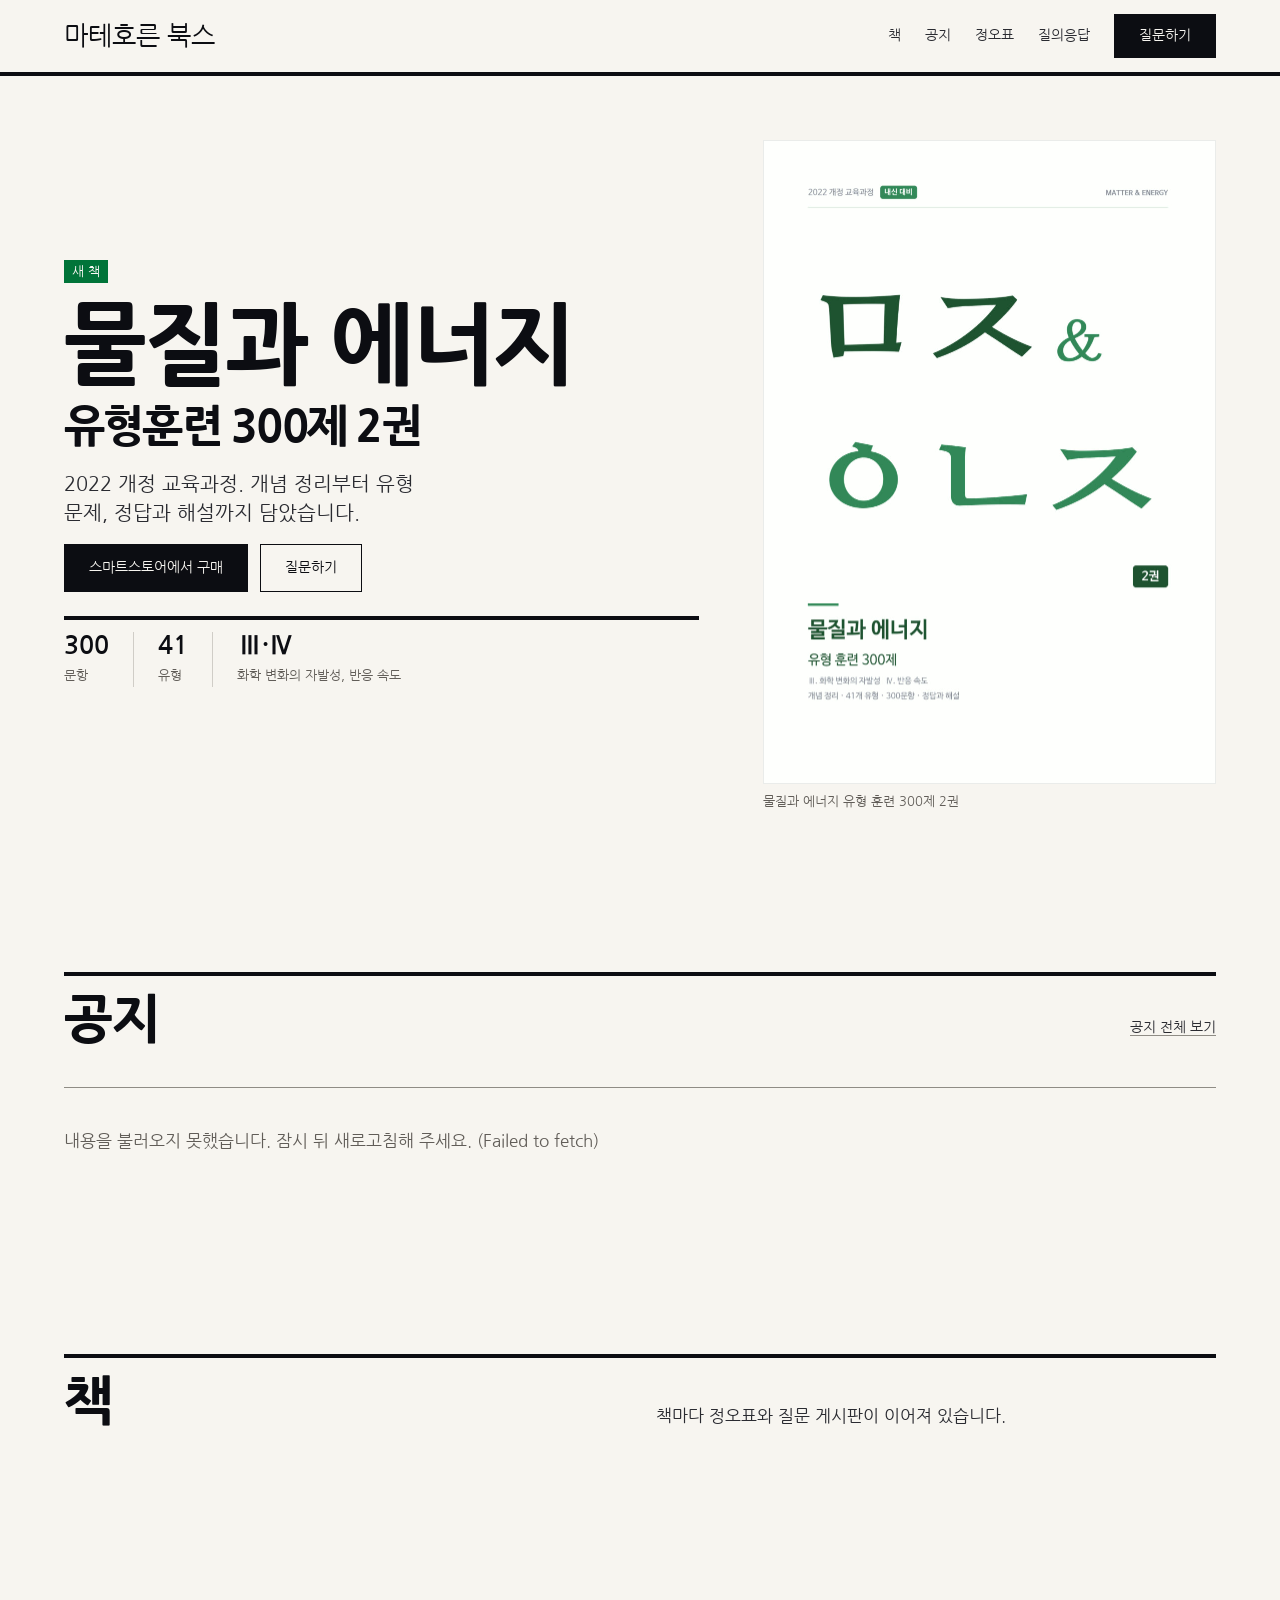
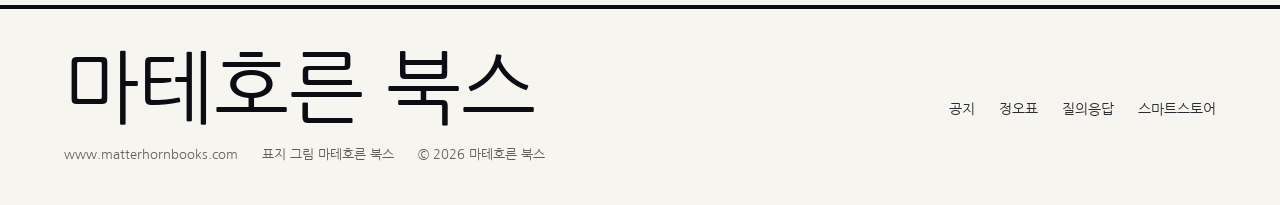
<file: index.html>
<!doctype html>
<html lang="ko">
<head>
<meta charset="utf-8">
<meta name="viewport" content="width=device-width, initial-scale=1, viewport-fit=cover">
<title>마테호른 북스</title>
<meta name="description" content="중고등학생 과학 참고서 출판사 마테호른 북스. 새 책 소식, 정오표, 질의응답.">
<meta name="theme-color" content="#f6f4ef">
<link rel="manifest" href="manifest.webmanifest">
<link rel="icon" href="assets/icons/icon-192.png" type="image/png">
<link rel="apple-touch-icon" href="assets/icons/apple-touch-icon.png">
<meta property="og:title" content="마테호른 북스">
<meta property="og:description" content="새 책 소식, 정오표, 질의응답">
<meta property="og:image" content="https://www.matterhornbooks.com/assets/img/cover-me2.jpg">
<link rel="preconnect" href="https://fonts.googleapis.com">
<link rel="preconnect" href="https://fonts.gstatic.com" crossorigin>
<link href="https://fonts.googleapis.com/css2?family=Nanum+Gothic:wght@400;700;800&display=swap" rel="stylesheet">
<link rel="stylesheet" href="assets/site.css">
</head>
<body data-page="home">
<a class="skip" href="#main">본문으로 건너뛰기</a>
<header class="site-head">
  <div class="container">
    <a class="wordmark" href="index.html">마테호른 북스</a>
    <nav class="nav-links" aria-label="주 메뉴">
      <a href="index.html#books" data-nav="books">책</a>
      <a href="notice.html" data-nav="notice">공지</a>
      <a href="errata.html" data-nav="errata">정오표</a>
      <a href="qna.html" data-nav="qna">질의응답</a>
      <a class="btn btn--primary" href="qna.html#ask">질문하기</a>
    </nav>
    <a class="head-action btn btn--secondary btn--small" href="qna.html#ask">질문하기</a>
  </div>
</header>

<main id="main">
  <section class="hero" aria-labelledby="hero-title">
    <div class="container">
      <div class="hero-copy">
        <span><span class="tag">새 책</span></span>
        <h1 id="hero-title">물질과 에너지 <span class="h1-sub">유형훈련 300제 2권</span></h1>
        <p class="lead">2022 개정 교육과정. 개념 정리부터 유형 문제, 정답과 해설까지 담았습니다.</p>
        <div class="actions">
          <a class="btn btn--primary" href="https://smartstore.naver.com/matterhornbooks" rel="noopener" target="_blank">스마트스토어에서 구매</a>
          <a class="btn btn--secondary" href="qna.html?book=me2#ask">질문하기</a>
        </div>
        <div class="hero-facts">
          <div><b>300</b><small>문항</small></div>
          <div><b>41</b><small>유형</small></div>
          <div><b>Ⅲ·Ⅳ</b><small>화학 변화의 자발성, 반응 속도</small></div>
        </div>
      </div>
      <figure class="cover">
        <div data-slot="cover" data-alt="물질과 에너지 유형 훈련 300제 2권 표지">
          <img src="assets/img/cover-me2.jpg" alt="물질과 에너지 유형 훈련 300제 2권 앞표지. 초성 ㅁㅈ&amp;ㅇㄴㅈ이 크게 쓰여 있다." width="906" height="1288">
        </div>
        <figcaption>물질과 에너지 유형 훈련 300제 2권</figcaption>
      </figure>
    </div>
  </section>

  <section class="section" aria-labelledby="notice-title">
    <div class="container">
      <div class="opens">
        <h2 id="notice-title">공지</h2>
        <a class="more" href="notice.html">공지 전체 보기</a>
      </div>
      <ul class="rows" id="home-notices"><li class="empty">불러오는 중</li></ul>
      <noscript><p class="empty">공지를 보려면 자바스크립트를 켜 주세요.</p></noscript>
    </div>
  </section>

  <section class="section" id="books" aria-labelledby="books-title">
    <div class="container">
      <div class="opens">
        <h2 id="books-title">책</h2>
        <p>책마다 정오표와 질문 게시판이 이어져 있습니다.</p>
      </div>
      <ul class="books" id="home-books"></ul>
    </div>
  </section>

</main>

<footer class="site-foot">
  <div class="container">
    <div class="mast">마테호른 북스</div>
    <nav aria-label="바닥 메뉴">
      <a href="notice.html">공지</a>
      <a href="errata.html">정오표</a>
      <a href="qna.html">질의응답</a>
      <a href="https://smartstore.naver.com/matterhornbooks" rel="noopener" target="_blank">스마트스토어</a>
    </nav>
    <p><span>www.matterhornbooks.com</span><span>표지 그림 마테호른 북스</span><span>© 2026 마테호른 북스</span></p>
  </div>
</footer>

<nav class="tabbar" aria-label="아래 메뉴">
  <ul>
    <li><a href="index.html" data-nav="home"><svg viewBox="0 0 24 24" aria-hidden="true"><path d="M3 11 12 3l9 8M5 9.5V21h5v-6h4v6h5V9.5"/></svg><span>홈</span></a></li>
    <li><a href="notice.html" data-nav="notice"><svg viewBox="0 0 24 24" aria-hidden="true"><path d="M4 9h3l9-5v16l-9-5H4zM7 15l1.5 5H11l-1.3-5"/></svg><span>공지</span></a></li>
    <li><a href="errata.html" data-nav="errata"><svg viewBox="0 0 24 24" aria-hidden="true"><path d="M6 3h9l4 4v14H6zM9 12h7M9 16h7M9 8h3"/></svg><span>정오표</span></a></li>
    <li><a href="qna.html" data-nav="qna"><svg viewBox="0 0 24 24" aria-hidden="true"><path d="M4 4h16v12H10l-5 4v-4H4zM9.5 8.5a2.5 2.5 0 1 1 3 2.4V12M12 14.2v.3"/></svg><span>질문</span></a></li>
  </ul>
</nav>

<script src="assets/config.js"></script>
<script src="assets/sample-data.js"></script>
<script src="assets/app.js"></script>
<script>window.hallmarkSlots = (m) => { for (const [k, v] of Object.entries(m)) { const s = document.querySelector(`[data-slot="${k}"]`); if (!s) continue; const im = new Image(); im.src = typeof v === 'string' ? v : v.src; im.alt = (typeof v === 'object' && v.alt) || s.dataset.alt || ''; s.querySelectorAll(':scope > img').forEach((o) => o.remove()); s.prepend(im); } };
document.querySelectorAll('[data-slot] img').forEach((i) => { if (i.complete && !i.naturalWidth) i.remove(); else i.addEventListener('error', () => i.remove(), { once: true }); });</script>
</body>
</html>
</file>
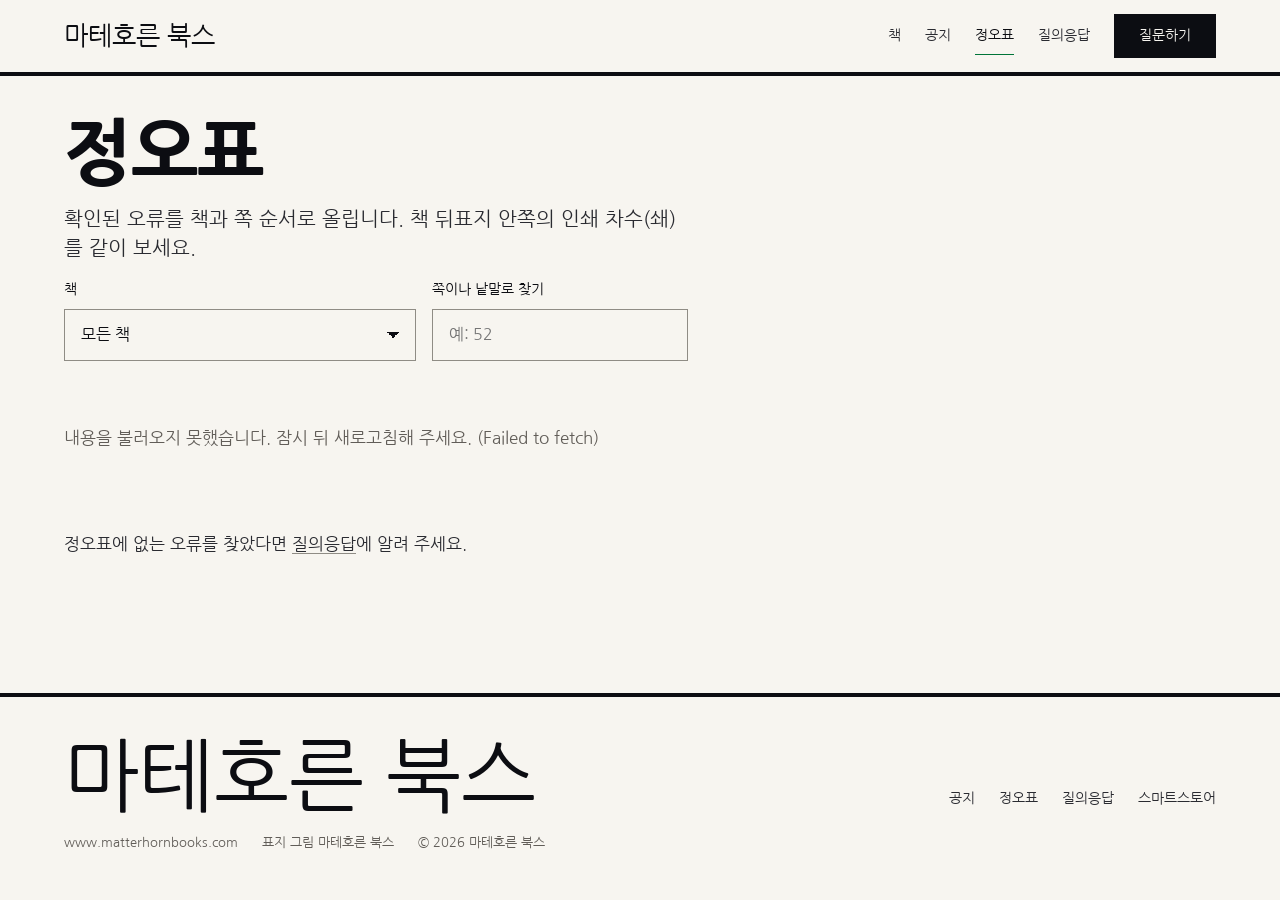
<file: errata.html>
<!doctype html>
<html lang="ko">
<head>
<meta charset="utf-8">
<meta name="viewport" content="width=device-width, initial-scale=1, viewport-fit=cover">
<title>정오표 | 마테호른 북스</title>
<meta name="description" content="중고등학생 과학 참고서 출판사 마테호른 북스. 새 책 소식, 정오표, 질의응답.">
<meta name="theme-color" content="#f6f4ef">
<link rel="manifest" href="manifest.webmanifest">
<link rel="icon" href="assets/icons/icon-192.png" type="image/png">
<link rel="apple-touch-icon" href="assets/icons/apple-touch-icon.png">
<meta property="og:title" content="마테호른 북스">
<meta property="og:description" content="새 책 소식, 정오표, 질의응답">
<meta property="og:image" content="https://www.matterhornbooks.com/assets/img/cover-physics.jpg">
<link rel="preconnect" href="https://fonts.googleapis.com">
<link rel="preconnect" href="https://fonts.gstatic.com" crossorigin>
<link href="https://fonts.googleapis.com/css2?family=Nanum+Gothic:wght@400;700;800&display=swap" rel="stylesheet">
<link rel="stylesheet" href="assets/site.css">
</head>
<body data-page="errata">
<a class="skip" href="#main">본문으로 건너뛰기</a>
<header class="site-head">
  <div class="container">
    <a class="wordmark" href="index.html">마테호른 북스</a>
    <nav class="nav-links" aria-label="주 메뉴">
      <a href="index.html#books" data-nav="books">책</a>
      <a href="notice.html" data-nav="notice">공지</a>
      <a href="errata.html" data-nav="errata">정오표</a>
      <a href="qna.html" data-nav="qna">질의응답</a>
      <a class="btn btn--primary" href="qna.html#ask">질문하기</a>
    </nav>
    <a class="head-action btn btn--secondary btn--small" href="qna.html#ask">질문하기</a>
  </div>
</header>

<main id="main">
  <section class="page-head"><div class="container">
    <h1>정오표</h1>
    <p class="lead">확인된 오류를 책과 쪽 순서로 올립니다. 책 뒤표지 안쪽의 인쇄 차수(쇄)를 같이 보세요.</p>
  </div></section>
  <section class="section" style="padding-top:0"><div class="container">
    <div class="toolbar">
      <div class="field"><label for="errata-book">책</label><select id="errata-book"><option value="">모든 책</option></select></div>
      <div class="field"><label for="errata-search">쪽이나 낱말로 찾기</label><input type="search" id="errata-search" placeholder="예: 52"></div>
      <div id="errata-pdf"></div>
    </div>
    <div id="errata-out"><p class="empty">불러오는 중</p></div>
    <noscript><p class="empty">정오표를 보려면 자바스크립트를 켜 주세요.</p></noscript>
    <p style="margin-top:var(--space-xl)">정오표에 없는 오류를 찾았다면 <a href="qna.html#ask">질의응답</a>에 알려 주세요.</p>
  </div></section>
</main>
<footer class="site-foot">
  <div class="container">
    <div class="mast">마테호른 북스</div>
    <nav aria-label="바닥 메뉴">
      <a href="notice.html">공지</a>
      <a href="errata.html">정오표</a>
      <a href="qna.html">질의응답</a>
      <a href="https://smartstore.naver.com/matterhornbooks" rel="noopener" target="_blank">스마트스토어</a>
    </nav>
    <p><span>www.matterhornbooks.com</span><span>표지 그림 마테호른 북스</span><span>© 2026 마테호른 북스</span></p>
  </div>
</footer>

<nav class="tabbar" aria-label="아래 메뉴">
  <ul>
    <li><a href="index.html" data-nav="home"><svg viewBox="0 0 24 24" aria-hidden="true"><path d="M3 11 12 3l9 8M5 9.5V21h5v-6h4v6h5V9.5"/></svg><span>홈</span></a></li>
    <li><a href="notice.html" data-nav="notice"><svg viewBox="0 0 24 24" aria-hidden="true"><path d="M4 9h3l9-5v16l-9-5H4zM7 15l1.5 5H11l-1.3-5"/></svg><span>공지</span></a></li>
    <li><a href="errata.html" data-nav="errata"><svg viewBox="0 0 24 24" aria-hidden="true"><path d="M6 3h9l4 4v14H6zM9 12h7M9 16h7M9 8h3"/></svg><span>정오표</span></a></li>
    <li><a href="qna.html" data-nav="qna"><svg viewBox="0 0 24 24" aria-hidden="true"><path d="M4 4h16v12H10l-5 4v-4H4zM9.5 8.5a2.5 2.5 0 1 1 3 2.4V12M12 14.2v.3"/></svg><span>질문</span></a></li>
  </ul>
</nav>

<script src="assets/config.js"></script>
<script src="assets/sample-data.js"></script>
<script src="assets/app.js"></script>
</body>
</html>
</file>
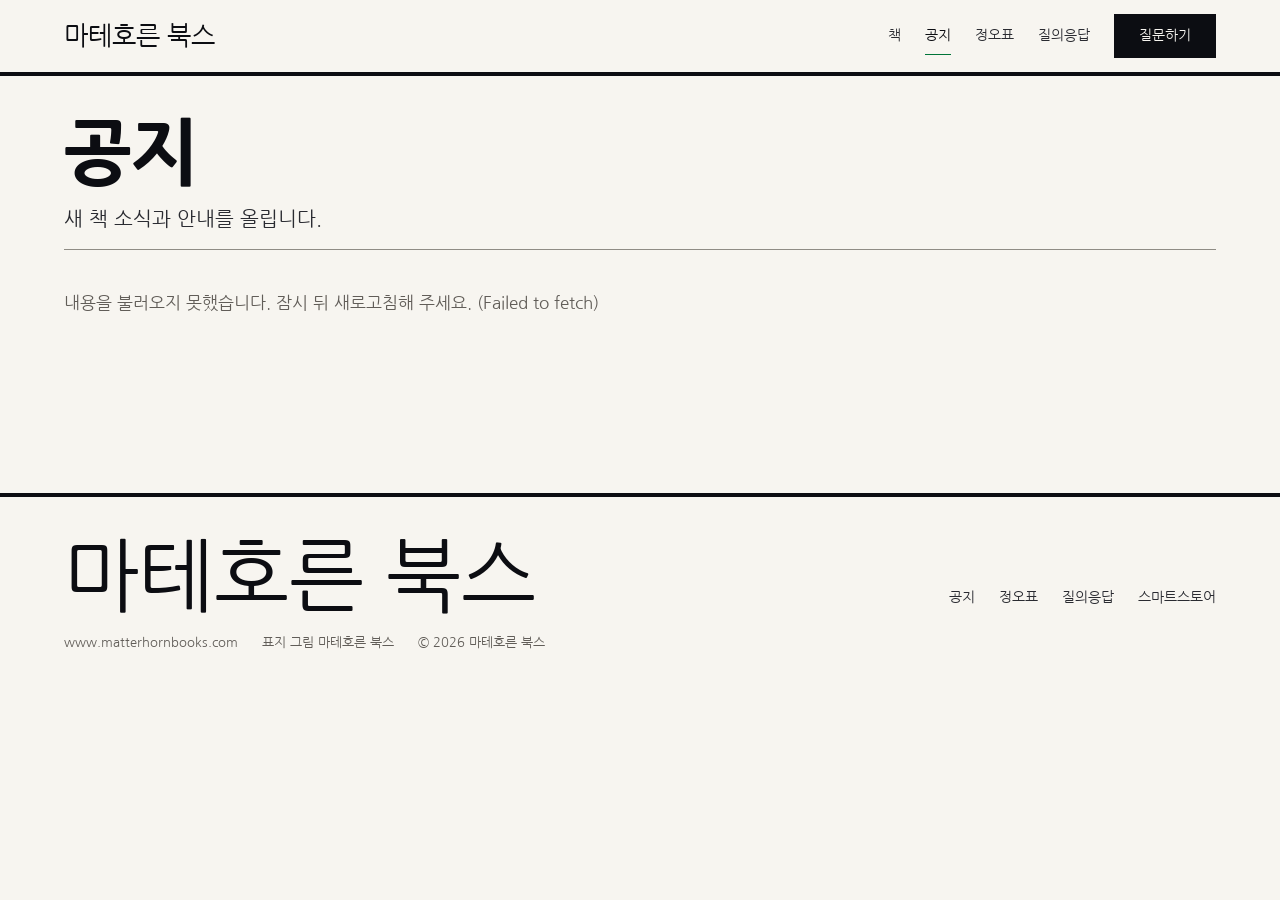
<file: notice.html>
<!doctype html>
<html lang="ko">
<head>
<meta charset="utf-8">
<meta name="viewport" content="width=device-width, initial-scale=1, viewport-fit=cover">
<title>공지 | 마테호른 북스</title>
<meta name="description" content="중고등학생 과학 참고서 출판사 마테호른 북스. 새 책 소식, 정오표, 질의응답.">
<meta name="theme-color" content="#f6f4ef">
<link rel="manifest" href="manifest.webmanifest">
<link rel="icon" href="assets/icons/icon-192.png" type="image/png">
<link rel="apple-touch-icon" href="assets/icons/apple-touch-icon.png">
<meta property="og:title" content="마테호른 북스">
<meta property="og:description" content="새 책 소식, 정오표, 질의응답">
<meta property="og:image" content="https://www.matterhornbooks.com/assets/img/cover-physics.jpg">
<link rel="preconnect" href="https://fonts.googleapis.com">
<link rel="preconnect" href="https://fonts.gstatic.com" crossorigin>
<link href="https://fonts.googleapis.com/css2?family=Nanum+Gothic:wght@400;700;800&display=swap" rel="stylesheet">
<link rel="stylesheet" href="assets/site.css">
</head>
<body data-page="notice">
<a class="skip" href="#main">본문으로 건너뛰기</a>
<header class="site-head">
  <div class="container">
    <a class="wordmark" href="index.html">마테호른 북스</a>
    <nav class="nav-links" aria-label="주 메뉴">
      <a href="index.html#books" data-nav="books">책</a>
      <a href="notice.html" data-nav="notice">공지</a>
      <a href="errata.html" data-nav="errata">정오표</a>
      <a href="qna.html" data-nav="qna">질의응답</a>
      <a class="btn btn--primary" href="qna.html#ask">질문하기</a>
    </nav>
    <a class="head-action btn btn--secondary btn--small" href="qna.html#ask">질문하기</a>
  </div>
</header>

<main id="main">
  <section class="page-head"><div class="container">
    <h1>공지</h1>
    <p class="lead">새 책 소식과 안내를 올립니다.</p>
  </div></section>
  <section class="section" style="padding-top:0"><div class="container">
    <ul class="rows" id="notice-list"><li class="empty">불러오는 중</li></ul>
    <noscript><p class="empty">공지를 보려면 자바스크립트를 켜 주세요.</p></noscript>
  </div></section>
</main>
<footer class="site-foot">
  <div class="container">
    <div class="mast">마테호른 북스</div>
    <nav aria-label="바닥 메뉴">
      <a href="notice.html">공지</a>
      <a href="errata.html">정오표</a>
      <a href="qna.html">질의응답</a>
      <a href="https://smartstore.naver.com/matterhornbooks" rel="noopener" target="_blank">스마트스토어</a>
    </nav>
    <p><span>www.matterhornbooks.com</span><span>표지 그림 마테호른 북스</span><span>© 2026 마테호른 북스</span></p>
  </div>
</footer>

<nav class="tabbar" aria-label="아래 메뉴">
  <ul>
    <li><a href="index.html" data-nav="home"><svg viewBox="0 0 24 24" aria-hidden="true"><path d="M3 11 12 3l9 8M5 9.5V21h5v-6h4v6h5V9.5"/></svg><span>홈</span></a></li>
    <li><a href="notice.html" data-nav="notice"><svg viewBox="0 0 24 24" aria-hidden="true"><path d="M4 9h3l9-5v16l-9-5H4zM7 15l1.5 5H11l-1.3-5"/></svg><span>공지</span></a></li>
    <li><a href="errata.html" data-nav="errata"><svg viewBox="0 0 24 24" aria-hidden="true"><path d="M6 3h9l4 4v14H6zM9 12h7M9 16h7M9 8h3"/></svg><span>정오표</span></a></li>
    <li><a href="qna.html" data-nav="qna"><svg viewBox="0 0 24 24" aria-hidden="true"><path d="M4 4h16v12H10l-5 4v-4H4zM9.5 8.5a2.5 2.5 0 1 1 3 2.4V12M12 14.2v.3"/></svg><span>질문</span></a></li>
  </ul>
</nav>

<script src="assets/config.js"></script>
<script src="assets/sample-data.js"></script>
<script src="assets/app.js"></script>
</body>
</html>
</file>
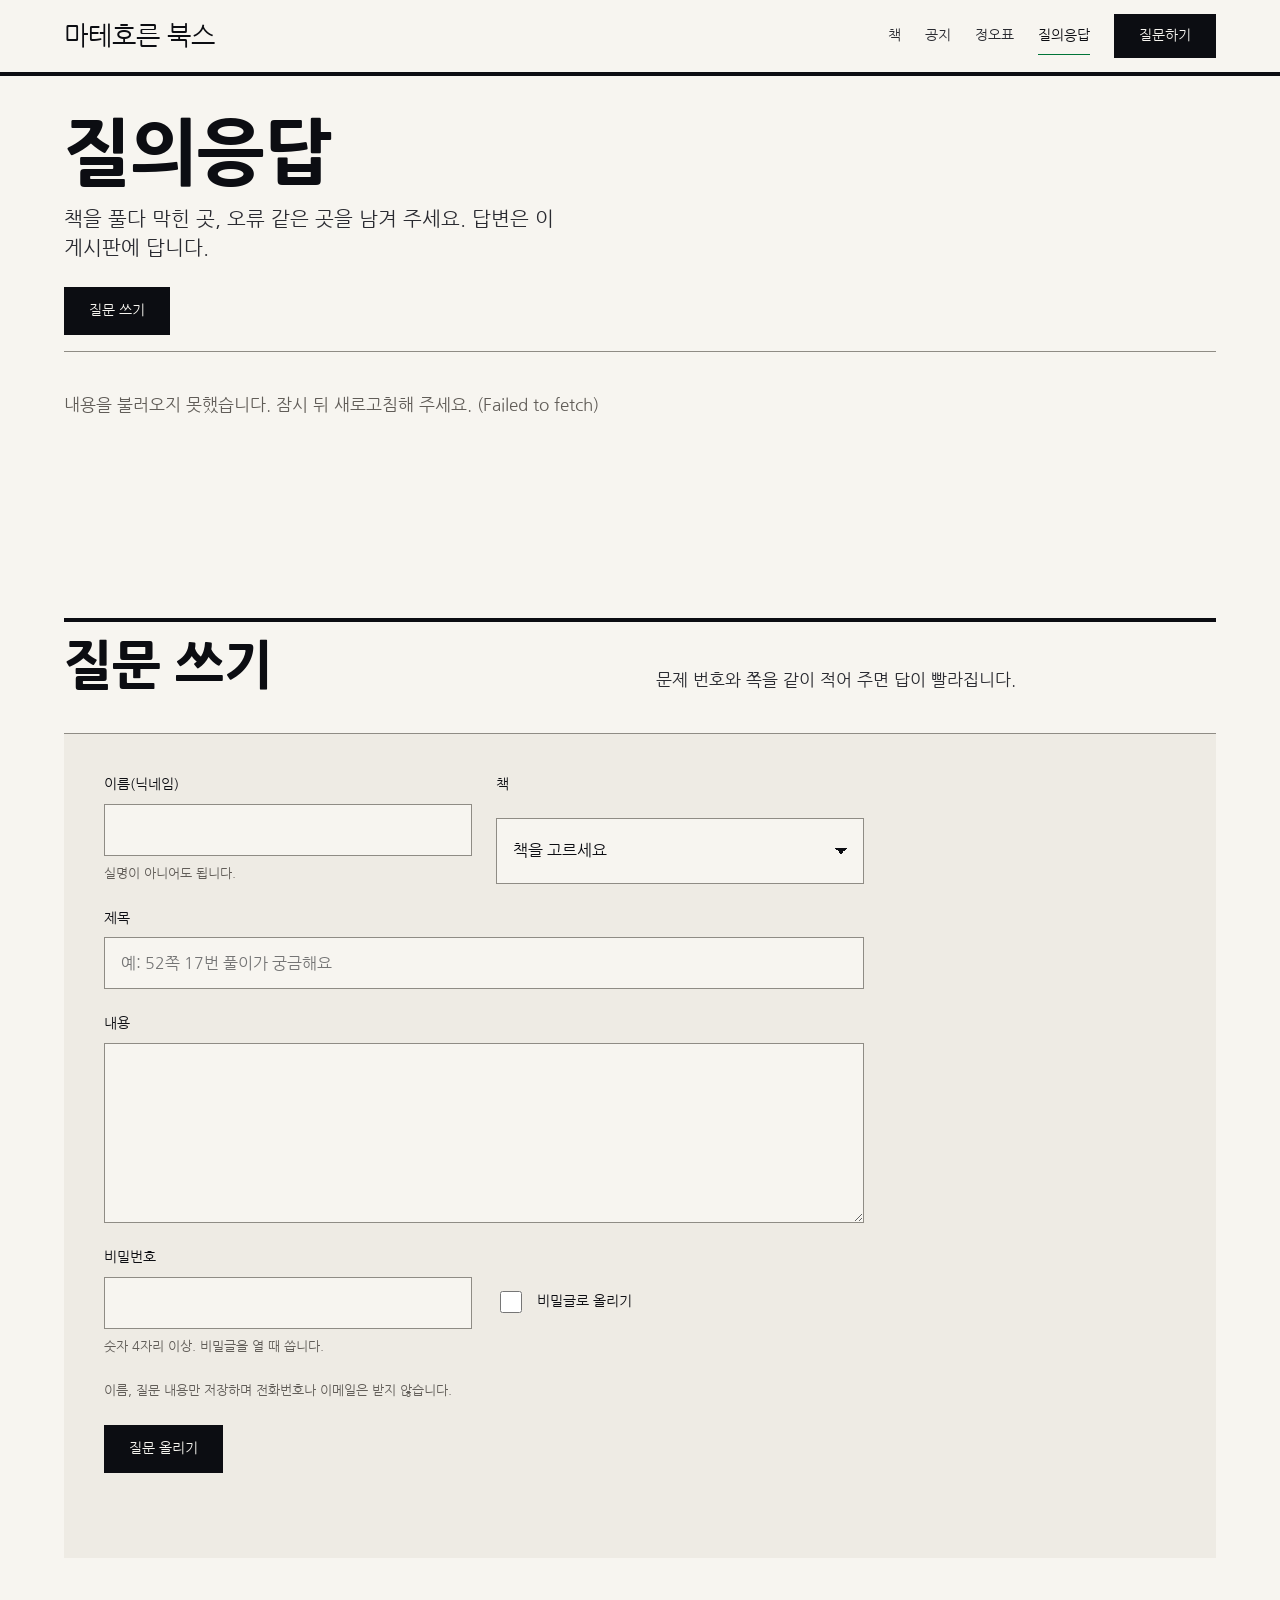
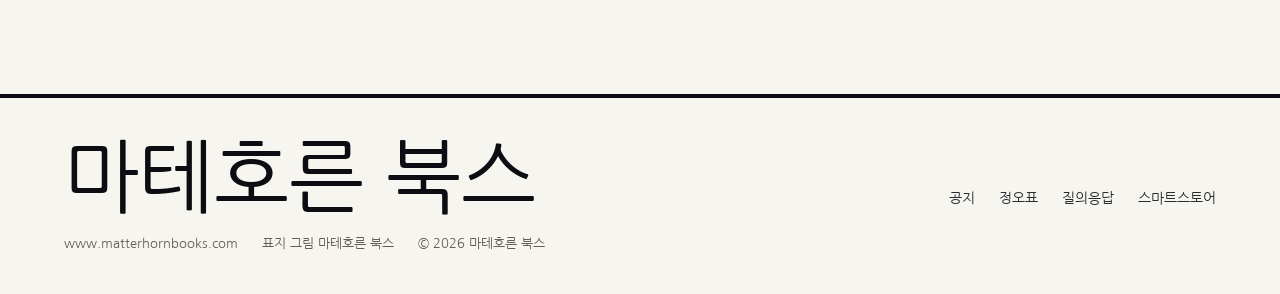
<file: qna.html>
<!doctype html>
<html lang="ko">
<head>
<meta charset="utf-8">
<meta name="viewport" content="width=device-width, initial-scale=1, viewport-fit=cover">
<title>질의응답 | 마테호른 북스</title>
<meta name="description" content="중고등학생 과학 참고서 출판사 마테호른 북스. 새 책 소식, 정오표, 질의응답.">
<meta name="theme-color" content="#f6f4ef">
<link rel="manifest" href="manifest.webmanifest">
<link rel="icon" href="assets/icons/icon-192.png" type="image/png">
<link rel="apple-touch-icon" href="assets/icons/apple-touch-icon.png">
<meta property="og:title" content="마테호른 북스">
<meta property="og:description" content="새 책 소식, 정오표, 질의응답">
<meta property="og:image" content="https://www.matterhornbooks.com/assets/img/cover-physics.jpg">
<link rel="preconnect" href="https://fonts.googleapis.com">
<link rel="preconnect" href="https://fonts.gstatic.com" crossorigin>
<link href="https://fonts.googleapis.com/css2?family=Nanum+Gothic:wght@400;700;800&display=swap" rel="stylesheet">
<link rel="stylesheet" href="assets/site.css">
</head>
<body data-page="qna">
<a class="skip" href="#main">본문으로 건너뛰기</a>
<header class="site-head">
  <div class="container">
    <a class="wordmark" href="index.html">마테호른 북스</a>
    <nav class="nav-links" aria-label="주 메뉴">
      <a href="index.html#books" data-nav="books">책</a>
      <a href="notice.html" data-nav="notice">공지</a>
      <a href="errata.html" data-nav="errata">정오표</a>
      <a href="qna.html" data-nav="qna">질의응답</a>
      <a class="btn btn--primary" href="qna.html#ask">질문하기</a>
    </nav>
    <a class="head-action btn btn--secondary btn--small" href="qna.html#ask">질문하기</a>
  </div>
</header>

<main id="main">
  <section class="page-head"><div class="container">
    <h1>질의응답</h1>
    <p class="lead">책을 풀다 막힌 곳, 오류 같은 곳을 남겨 주세요. 답변은 이 게시판에 답니다.</p>
    <div class="actions" style="margin-top:var(--space-lg)"><a class="btn btn--primary" href="#ask">질문 쓰기</a></div>
  </div></section>
  <section class="section" style="padding-top:0"><div class="container">
    <ul class="rows" id="qna-list"><li class="empty">불러오는 중</li></ul>
    <noscript><p class="empty">게시판을 보려면 자바스크립트를 켜 주세요.</p></noscript>
  </div></section>
  <section class="section" id="ask" aria-labelledby="ask-title"><div class="container">
    <div class="opens"><h2 id="ask-title">질문 쓰기</h2><p>문제 번호와 쪽을 같이 적어 주면 답이 빨라집니다.</p></div>
    <div class="well">
      <form class="form" id="ask-form" novalidate>
        <div class="pair">
          <div class="field"><label for="ask-name">이름(닉네임)</label><input type="text" id="ask-name" name="name" maxlength="20" autocomplete="nickname"><small>실명이 아니어도 됩니다.</small></div>
          <div class="field"><label for="ask-book">책</label><select id="ask-book" name="book"><option value="">책을 고르세요</option></select></div>
        </div>
        <div class="field"><label for="ask-title">제목</label><input type="text" id="ask-title" name="title" maxlength="80" placeholder="예: 52쪽 17번 풀이가 궁금해요"></div>
        <div class="field"><label for="ask-content">내용</label><textarea id="ask-content" name="content" maxlength="3000"></textarea></div>
        <div class="pair">
          <div class="field"><label for="ask-pw">비밀번호</label><input type="password" id="ask-pw" name="password" inputmode="numeric" maxlength="12" autocomplete="new-password"><small>숫자 4자리 이상. 비밀글을 열 때 씁니다.</small></div>
          <label class="check" for="ask-secret"><input type="checkbox" id="ask-secret" name="secret">비밀글로 올리기</label>
        </div>
        <div class="hp" aria-hidden="true"><label for="ask-web">비워 두세요</label><input type="text" id="ask-web" name="website" tabindex="-1" autocomplete="off"></div>
        <p class="field"><small>이름, 질문 내용만 저장하며 전화번호나 이메일은 받지 않습니다.</small></p>
        <button class="btn btn--primary" type="submit">질문 올리기</button>
        <p class="status" id="ask-status" role="status" aria-live="polite"></p>
      </form>
    </div>
  </div></section>
</main>
<footer class="site-foot">
  <div class="container">
    <div class="mast">마테호른 북스</div>
    <nav aria-label="바닥 메뉴">
      <a href="notice.html">공지</a>
      <a href="errata.html">정오표</a>
      <a href="qna.html">질의응답</a>
      <a href="https://smartstore.naver.com/matterhornbooks" rel="noopener" target="_blank">스마트스토어</a>
    </nav>
    <p><span>www.matterhornbooks.com</span><span>표지 그림 마테호른 북스</span><span>© 2026 마테호른 북스</span></p>
  </div>
</footer>

<nav class="tabbar" aria-label="아래 메뉴">
  <ul>
    <li><a href="index.html" data-nav="home"><svg viewBox="0 0 24 24" aria-hidden="true"><path d="M3 11 12 3l9 8M5 9.5V21h5v-6h4v6h5V9.5"/></svg><span>홈</span></a></li>
    <li><a href="notice.html" data-nav="notice"><svg viewBox="0 0 24 24" aria-hidden="true"><path d="M4 9h3l9-5v16l-9-5H4zM7 15l1.5 5H11l-1.3-5"/></svg><span>공지</span></a></li>
    <li><a href="errata.html" data-nav="errata"><svg viewBox="0 0 24 24" aria-hidden="true"><path d="M6 3h9l4 4v14H6zM9 12h7M9 16h7M9 8h3"/></svg><span>정오표</span></a></li>
    <li><a href="qna.html" data-nav="qna"><svg viewBox="0 0 24 24" aria-hidden="true"><path d="M4 4h16v12H10l-5 4v-4H4zM9.5 8.5a2.5 2.5 0 1 1 3 2.4V12M12 14.2v.3"/></svg><span>질문</span></a></li>
  </ul>
</nav>

<script src="assets/config.js"></script>
<script src="assets/sample-data.js"></script>
<script src="assets/app.js"></script>
</body>
</html>
</file>
<file: assets/site.css>
/* Hallmark · shape: Contents-led front page, phone first with a bottom tab bar · genre: editorial · theme: Editorial (deal 1/3, seed prompt-5128·3413e5e5·2026-11-13·r0) · job: visit (check errata, ask a question) · draw: manual
 * hero: Stage, head over the new cover on phones, side by side from 64rem · nav: wordmark bar on top, four-tab bar at the thumb on phones, links on desktop · footer: mast · imagery: the publisher's own cover art · signature: the new book's cover set as a magazine cover under its real figures
 * axes: light/display-condensed/chromatic-green · posture: restrained · contrast: pass · fold: pass · v2.0.0 */
/* Hallmark · pre-emit critique: P4 H4 E4 S4 R4 V4 · weakest: Hangul has no condensed 800, Black Han Sans carries the heads and Bricolage keeps the figures */
/* waive 38iii: the row heads are whole-title links, no single accented word */
/* answered F4: the hero's second action is the outlined .btn--secondary */
/* answered 46a: every figure is printed on the cover (310문항, 2016~2026, 2021~2027) */
@import url("./tokens.css");
@import url("./base.css");

/* ---------- phone first ---------- */
:root { --gutter: 20px; --tabbar-h: 64px; --head-h: 56px; }
body { color: var(--color-ink-2); font-optical-sizing: auto; font-size: 1.0625rem; word-break: keep-all; padding-bottom: calc(var(--tabbar-h) + env(safe-area-inset-bottom)); -webkit-tap-highlight-color: transparent; }
h1, h2, h3 { font-variation-settings: "wdth" 75, "opsz" 96; color: var(--color-ink); font-variant-numeric: lining-nums tabular-nums; font-weight: 800; }
h1 { font-size: clamp(2.5rem, 9vw + 0.5rem, 5.5rem); line-height: 1.05; letter-spacing: -0.02em; }
h2 { font-size: clamp(1.75rem, 4vw + 1rem, 3.25rem); }
small, figcaption, th, nav, label, .btn, .tag, .meta, .label { font-family: var(--font-label); font-weight: 500; font-variation-settings: "opsz" 12; }

/* top bar */
.skip { position: absolute; left: var(--space-md); top: -100px; background: var(--color-ink); color: var(--color-paper); padding: var(--space-xs) var(--space-md); z-index: var(--z-toast); }
.skip:focus-visible { top: var(--space-md); }
.site-head { position: sticky; top: 0; z-index: var(--z-sticky-nav); border-bottom: var(--rule-heavy) solid var(--color-ink); background: var(--color-paper); padding-top: env(safe-area-inset-top); }
.site-head .container { display: flex; align-items: center; justify-content: space-between; gap: var(--space-lg); min-height: var(--head-h); }
.wordmark { font-family: var(--font-display); font-size: 1.375rem; color: var(--color-ink); text-decoration: none; line-height: 1; white-space: nowrap; }
.nav-links { display: none; }
.head-action { display: inline-flex; }

/* bottom tab bar (phones) */
.tabbar { position: fixed; inset: auto 0 0 0; z-index: var(--z-sticky-nav); background: var(--color-paper); border-top: var(--rule-hair) solid var(--color-rule-2); padding-bottom: env(safe-area-inset-bottom); }
.tabbar ul { list-style: none; margin: 0 auto; padding: 0; display: grid; grid-template-columns: repeat(4, minmax(0, 1fr)); max-width: 560px; }
.tabbar a { display: grid; justify-items: center; align-content: center; gap: var(--space-2xs); height: var(--tabbar-h); color: var(--color-muted); text-decoration: none; font-size: var(--text-xs); transition: color var(--dur-micro) var(--ease-out); }
.tabbar svg { width: 24px; height: 24px; fill: none; stroke: currentColor; stroke-width: 1.75; stroke-linecap: square; }
.tabbar a:hover { color: var(--color-ink-2); }
.tabbar a:active { color: var(--color-ink); }
.tabbar a[aria-current="page"] { color: var(--color-ink); }
.tabbar a[aria-current="page"] span { box-shadow: inset 0 -2px 0 var(--color-accent); }
.tabbar a:focus-visible { outline-offset: -4px; }

/* controls */
.btn { display: inline-flex; align-items: center; justify-content: center; gap: var(--space-xs); min-height: 48px; padding: 0 var(--space-lg); border: var(--rule-hair) solid var(--color-ink); border-radius: 0; font-size: var(--text-sm); text-decoration: none; cursor: pointer; transition: background-color var(--dur-micro) var(--ease-out), color var(--dur-micro) var(--ease-out); }
.btn--primary { background: var(--color-ink); color: var(--color-paper); }
.btn--primary:hover { background: var(--color-ink-2); }
.btn--primary:active { background: var(--color-ink); transform: translateY(1px); }
.btn--secondary { background: transparent; color: var(--color-ink); }
.btn--secondary:hover { background: var(--color-paper-2); }
.btn--secondary:active { background: var(--color-paper-3); }
.btn[disabled], .btn[aria-busy="true"] { opacity: 0.55; cursor: not-allowed; }
.btn--small { min-height: 44px; padding: 0 var(--space-md); }
.btn--on-ink { border-color: var(--color-paper); background: var(--color-paper); color: var(--color-ink); }
.btn--on-ink:hover { background: var(--color-paper-2); }
.btn--on-ink:active { background: var(--color-paper-3); }
.tag { display: inline-block; background: var(--color-accent); color: var(--color-accent-ink); padding: var(--space-3xs) var(--space-xs); font-size: var(--text-xs); line-height: 1.5; vertical-align: middle; }
.tag--plain { background: transparent; color: var(--color-muted); padding: 0; }
a { text-decoration-color: var(--color-rule-2); text-underline-offset: 0.2em; transition: text-decoration-color var(--dur-short) var(--ease-out); }
a:hover { text-decoration-color: var(--color-accent); }
.actions { display: grid; grid-template-columns: minmax(0, 1fr) minmax(0, 1fr); gap: var(--space-sm); }

/* hero */
.hero { padding-block: var(--space-xl) var(--space-2xl); }
.hero .container { display: grid; grid-template-columns: minmax(0, 1fr); gap: var(--space-xl); }
.hero-copy { display: grid; gap: var(--space-md); }
.hero .lead { font-size: var(--text-lead); color: var(--color-ink-2); max-width: 30ch; }
.hero-facts { display: grid; grid-template-columns: repeat(3, minmax(0, 1fr)); border-top: var(--rule-heavy) solid var(--color-ink); padding-top: var(--space-sm); margin: var(--space-xs) 0; }
.hero-facts div { padding-right: var(--space-sm); margin-right: var(--space-sm); border-right: var(--rule-hair) solid var(--color-rule); min-width: 0; }
.hero-facts div:last-child { border-right: 0; margin-right: 0; padding-right: 0; }
.hero-facts b { display: block; font-family: var(--font-display); font-weight: 700; font-size: var(--text-lg); color: var(--color-ink); font-variation-settings: "wdth" 75, "opsz" 48; font-variant-numeric: lining-nums tabular-nums; line-height: 1.15; }
.hero-facts small { color: var(--color-muted); font-size: var(--text-xs); }
.cover { margin: 0; max-width: 360px; }
.cover [data-slot] { aspect-ratio: 900 / 1279; }
.cover img { outline: 1px solid color-mix(in oklab, var(--color-ink) 8%, transparent); outline-offset: -1px; }
.cover figcaption { margin-top: var(--space-xs); font-size: var(--text-xs); color: var(--color-muted); }

/* sections */
.section { padding-block: var(--space-xl) var(--space-2xl); }
.opens { border-top: var(--rule-heavy) solid var(--color-ink); padding-top: var(--space-md); display: grid; gap: var(--space-xs); margin-bottom: var(--space-lg); }
.opens p { color: var(--color-ink-2); }
.opens .more { font-family: var(--font-label); font-size: var(--text-sm); justify-self: start; padding-block: var(--space-xs); }
.page-head { padding-block: var(--space-xl) var(--space-md); }
.page-head h1 { font-size: clamp(2.25rem, 6vw + 1rem, 4.5rem); }
.page-head .lead { margin-top: var(--space-sm); }

/* rows */
.rows { list-style: none; margin: 0; padding: 0; border-top: var(--rule-hair) solid var(--color-rule-2); }
.row { display: grid; grid-template-columns: minmax(0, 1fr); gap: var(--space-2xs); padding-block: var(--space-md); border-bottom: var(--rule-hair) solid var(--color-rule); }
.row .meta { color: var(--color-muted); font-size: var(--text-sm); font-variant-numeric: tabular-nums; }
.row h3 { font-size: var(--text-title); max-width: none; }
.row h3 a, .row h3 .toggle { display: block; padding-block: var(--space-2xs); text-decoration: none; }
.row h3 a:hover { text-decoration: underline; text-decoration-color: var(--color-accent); }
.row .side { color: var(--color-ink-2); font-size: var(--text-sm); font-family: var(--font-label); }
.row-body { padding-top: var(--space-sm); white-space: pre-wrap; max-width: 65ch; }
.empty { padding-block: var(--space-xl); color: var(--color-muted); list-style: none; }

/* books */
.books { list-style: none; margin: 0; padding: 0; display: grid; grid-template-columns: repeat(2, minmax(0, 1fr)); gap: 0 var(--space-md); }
.book { display: grid; gap: var(--space-2xs); align-content: start; border-top: var(--rule-hair) solid var(--color-rule-2); padding-block: var(--space-md); }
.book .series { color: var(--color-muted); font-size: var(--text-sm); font-family: var(--font-label); }
.book h3 { font-size: var(--text-xl); }
.book .links { display: flex; flex-wrap: wrap; gap: var(--space-lg); font-family: var(--font-label); font-size: var(--text-sm); }
.book .links a { padding-block: var(--space-xs); }

/* ink band */
.band { background: var(--color-ink); color: var(--color-paper); }
.band h2, .band h3 { color: var(--color-paper); }
.band .opens { border-top-color: var(--color-paper); }
.band .opens p { color: color-mix(in oklab, var(--color-paper) 80%, transparent); }
.band .rows { border-top-color: color-mix(in oklab, var(--color-paper) 40%, transparent); margin-bottom: var(--space-lg); }
.band .row { border-bottom-color: color-mix(in oklab, var(--color-paper) 18%, transparent); }
.band .row .meta, .band .row .side { color: color-mix(in oklab, var(--color-paper) 70%, transparent); }
.band a:focus-visible, .band .btn:focus-visible { outline-color: var(--color-paper); }

/* errata: cards on phones, a table on desktop */
.errata-list { border-top: var(--rule-heavy) solid var(--color-ink); }
.errata-list table, .errata-list tbody, .errata-list tr, .errata-list td { display: block; }
.errata-list thead { display: none; }
.errata-list tr { padding-block: var(--space-md); border-bottom: var(--rule-hair) solid var(--color-rule); display: grid; grid-template-columns: minmax(0, 1fr) minmax(0, 1fr); gap: var(--space-2xs) var(--space-md); }
.errata-list td { padding: 0; font-size: var(--text-md); }
.errata-list td[data-label]::before { content: attr(data-label); display: block; font-family: var(--font-label); font-size: var(--text-xs); color: var(--color-muted); }
.errata-list td.wide { grid-column: 1 / -1; }
.errata-list td.num { font-family: var(--font-label); }
td del { color: var(--color-muted); text-decoration-color: var(--color-error); }
td ins { text-decoration: none; color: var(--color-ink); background: color-mix(in oklab, var(--color-accent) 12%, transparent); }

/* forms */
.well { background: var(--color-paper-2); border-top: var(--rule-hair) solid var(--color-rule-2); padding: var(--space-lg) var(--space-md); }
.form { display: grid; gap: var(--space-lg); max-width: 760px; }
.form .pair { display: grid; grid-template-columns: minmax(0, 1fr); gap: var(--space-lg); }
.field { display: grid; gap: var(--space-xs); }
.field label { font-size: var(--text-sm); color: var(--color-ink); }
.field small { color: var(--color-muted); font-size: var(--text-xs); }
input[type="text"], input[type="password"], input[type="search"], select, textarea { width: 100%; min-height: 52px; padding: var(--space-sm) var(--space-md); border: var(--rule-hair) solid var(--color-rule-2); border-radius: 0; background: var(--color-paper); color: var(--color-ink); font-size: 1rem; transition: border-color var(--dur-micro) var(--ease-out); -webkit-appearance: none; appearance: none; }
select { background-image: linear-gradient(45deg, transparent 50%, var(--color-ink) 50%), linear-gradient(135deg, var(--color-ink) 50%, transparent 50%); background-position: calc(100% - 22px) 50%, calc(100% - 16px) 50%; background-size: 6px 6px; background-repeat: no-repeat; padding-right: 44px; }
textarea { min-height: 180px; resize: vertical; line-height: 1.6; }
input:hover, select:hover, textarea:hover { border-color: var(--color-muted); }
input:focus-visible, select:focus-visible, textarea:focus-visible { border-color: var(--color-ink); outline: 2px solid var(--color-focus); outline-offset: 0; }
input[aria-invalid="true"], textarea[aria-invalid="true"], select[aria-invalid="true"] { border-color: var(--color-error); }
input:disabled, select:disabled, textarea:disabled { background: var(--color-paper-2); color: var(--color-muted); }
.check { display: flex; gap: var(--space-sm); align-items: center; min-height: 44px; font-family: var(--font-label); font-size: var(--text-sm); color: var(--color-ink); }
.check input { width: 22px; height: 22px; accent-color: var(--color-ink); }
.hp { position: absolute; left: -10000px; }
.status { font-family: var(--font-label); font-size: var(--text-sm); min-height: 1.5em; }
.status.error { color: var(--color-error); }
.status.ok { color: var(--color-success); }
.toolbar { display: grid; gap: var(--space-md); margin-bottom: var(--space-lg); }
.form .btn[type="submit"] { width: 100%; }

/* q&a */
.qa-answer { margin-top: var(--space-md); padding: var(--space-md); background: var(--color-paper-2); border-left: var(--rule-heavy) solid var(--color-accent); white-space: pre-wrap; }
.qa-answer b { display: block; font-family: var(--font-label); font-weight: 700; font-size: var(--text-sm); color: var(--color-accent); margin-bottom: var(--space-2xs); }
.unlock { display: grid; grid-template-columns: minmax(0, 1fr) auto; gap: var(--space-sm); align-items: center; padding-top: var(--space-sm); }
.unlock .status { grid-column: 1 / -1; }
.toggle { background: none; border: 0; padding: 0; color: inherit; font: inherit; text-align: left; cursor: pointer; width: 100%; }
.toggle:hover { text-decoration: underline; text-decoration-color: var(--color-accent); }
.toggle[aria-expanded="true"] { color: var(--color-ink); }

.demo-note { background: var(--color-paper-3); font-family: var(--font-label); font-size: var(--text-xs); color: var(--color-ink-2); }
.demo-note .container { padding-block: var(--space-xs); }

/* footer */
.site-foot { border-top: var(--rule-heavy) solid var(--color-ink); padding-block: var(--space-xl); margin-top: var(--space-xl); }
.site-foot .container { display: grid; gap: var(--space-md); }
.site-foot .mast { font-family: var(--font-display); font-size: clamp(2.25rem, 8vw, 5rem); color: var(--color-ink); line-height: 1; }
.site-foot nav { display: flex; flex-wrap: wrap; gap: var(--space-xs) var(--space-lg); font-size: var(--text-sm); }
.site-foot nav a { text-decoration: none; padding-block: var(--space-xs); }
.site-foot nav a:hover { text-decoration: underline; }
.site-foot p { font-family: var(--font-label); font-size: var(--text-xs); color: var(--color-muted); display: flex; flex-wrap: wrap; gap: var(--space-xs) var(--space-lg); }

/* ---------- tablet and up ---------- */
@media (min-width: 48rem) {
  :root { --gutter: 40px; }
  .actions { display: flex; flex-wrap: wrap; }
  .opens { grid-template-columns: minmax(0, 1fr) minmax(0, 1fr); align-items: end; gap: var(--gap-columns); margin-bottom: var(--space-xl); }
  .opens .more { justify-self: end; }
  .row { grid-template-columns: 7rem minmax(0, 1fr) minmax(0, 12rem); gap: var(--space-xs) var(--gap-columns); align-items: baseline; }
  .row .side { justify-self: end; text-align: right; }
  .row > .meta + h3 + .side + .meta, .row-body, .qa-answer, .unlock, .q-detail > * { grid-column: 2 / -1; }
  .books { grid-template-columns: repeat(3, minmax(0, 1fr)); gap: 0 var(--gap-columns); }
  .form .pair { grid-template-columns: minmax(0, 1fr) minmax(0, 1fr); }
  .form .btn[type="submit"] { width: auto; justify-self: start; }
  .toolbar { grid-template-columns: minmax(0, 22rem) minmax(0, 16rem) auto; align-items: end; }
  .well { padding: var(--space-xl); }
  .unlock { grid-template-columns: minmax(0, 16rem) auto minmax(0, 1fr); }
  .unlock .status { grid-column: auto; }
  .errata-list table { display: table; width: 100%; border-collapse: collapse; }
  .errata-list thead { display: table-header-group; }
  .errata-list tbody { display: table-row-group; }
  .errata-list tr { display: table-row; }
  .errata-list td { display: table-cell; padding: var(--space-sm) var(--space-sm) var(--space-sm) 0; border-bottom: var(--rule-hair) solid var(--color-rule); vertical-align: top; }
  .errata-list td[data-label]::before { content: none; }
  .errata-list th { text-align: left; font-size: var(--text-sm); color: var(--color-muted); padding: var(--space-sm) var(--space-sm) var(--space-sm) 0; border-bottom: var(--rule-hair) solid var(--color-rule-2); white-space: nowrap; }
  .site-foot .container { grid-template-columns: minmax(0, 1fr) auto; align-items: end; }
  .site-foot p { grid-column: 1 / -1; }
}

/* ---------- desktop: top links replace the tab bar ---------- */
@media (min-width: 64rem) {
  :root { --gutter: 64px; }
  body { padding-bottom: 0; }
  .tabbar { display: none; }
  .head-action { display: none; }
  .site-head .container { min-height: 72px; }
  .wordmark { font-size: 1.625rem; }
  .nav-links { display: flex; gap: var(--space-lg); align-items: center; font-size: var(--text-sm); }
  .nav-links a:not(.btn) { text-decoration: none; color: var(--color-ink-2); padding: var(--space-xs) 0; background: linear-gradient(var(--color-accent), var(--color-accent)) left bottom / 0 1px no-repeat; transition: background-size var(--dur-short) var(--ease-out); }
  .nav-links a:not(.btn):hover, .nav-links a[aria-current="page"] { background-size: 100% 1px; color: var(--color-ink); }
  .nav-links .btn { min-height: 44px; }
  .hero { padding-block: var(--space-2xl) var(--space-3xl); }
  .hero .container { grid-template-columns: minmax(0, 7fr) minmax(0, 5fr); gap: var(--space-2xl); align-items: center; }
  .hero-facts { grid-template-columns: repeat(3, minmax(0, auto)); justify-content: start; }
  .hero-facts div { padding-right: var(--space-lg); margin-right: var(--space-lg); }
  .hero-facts b { font-size: var(--text-xl); }
  .cover { max-width: none; }
  .books { grid-template-columns: repeat(5, minmax(0, 1fr)); gap: 0 var(--space-lg); }
  .section { padding-block: var(--space-2xl) var(--space-3xl); }
}

/* 홈 제목 둘째 줄 (책 부제) */
.h1-sub { display: block; font-size: 0.5em; line-height: 1.2; margin-top: var(--space-xs); }

/* 책 목록 표지 */
.book .book-cover { display: block; width: 100%; height: auto; aspect-ratio: 906 / 1288; object-fit: cover; border: var(--rule-hair) solid var(--color-rule); margin-bottom: var(--space-xs); }
.book h3 { font-size: var(--text-lg); }
</file>
